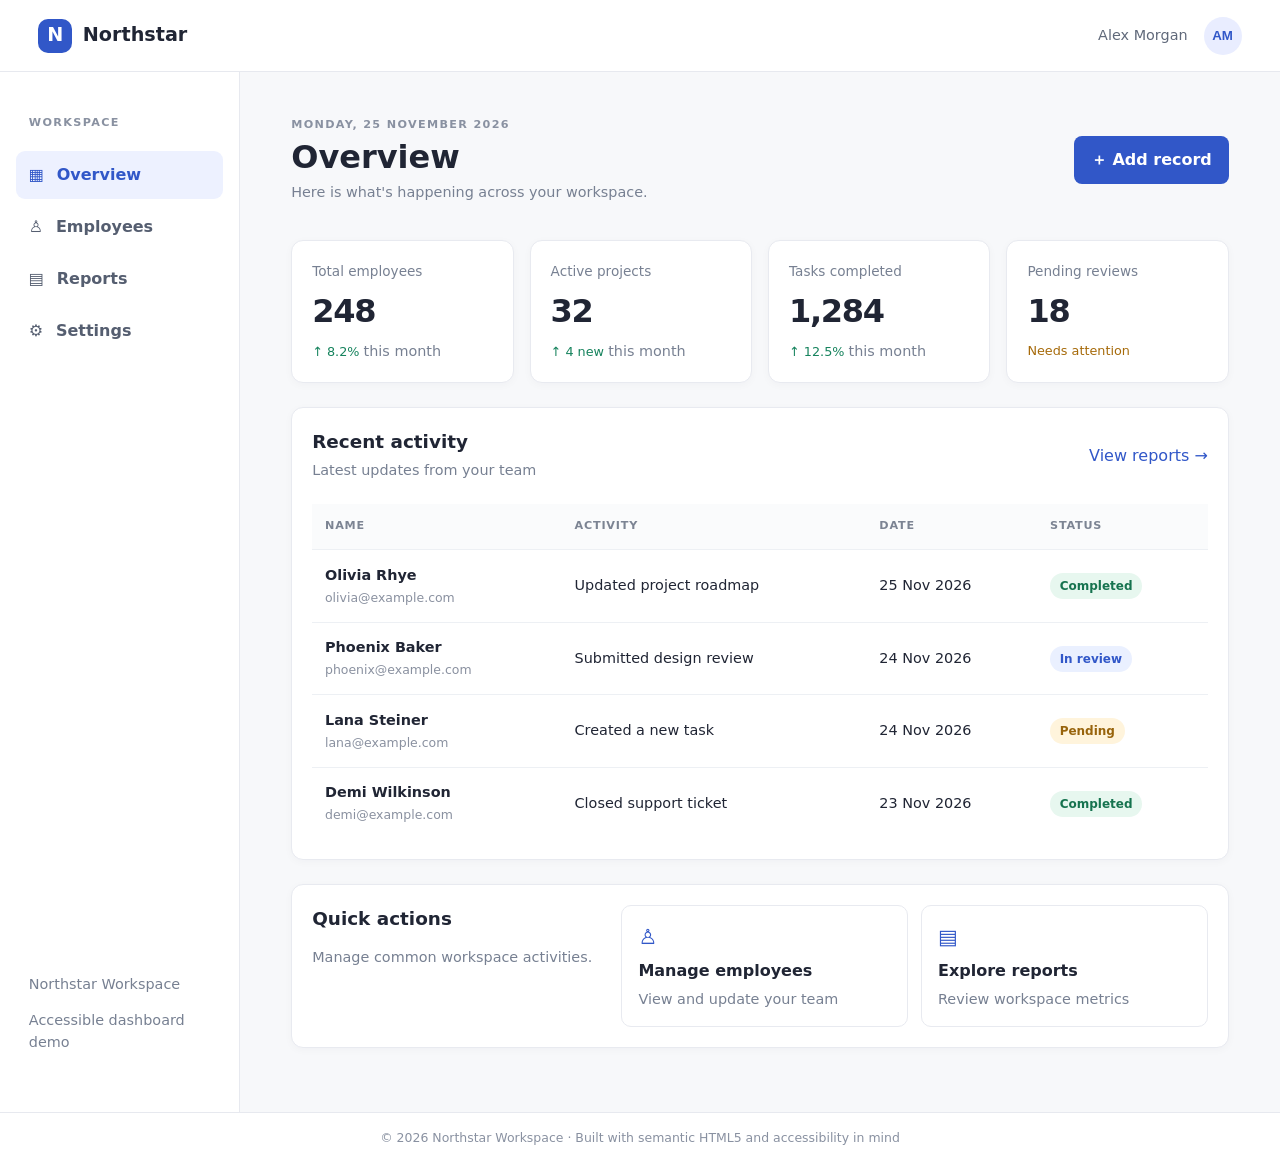
<file: index.html>
<!doctype html>
<html lang="en">
<head>
  <meta charset="utf-8">
  <meta name="viewport" content="width=device-width, initial-scale=1">
  <meta name="description" content="Accessible enterprise dashboard overview">
  <title>Overview | Northstar Dashboard</title>
  <link rel="stylesheet" href="css/styles.css">
  <script src="js/app.js" defer></script>
</head>
<body>
  <a class="skip-link" href="#main-content">Skip to main content</a>
  <header class="topbar">
    <a class="brand" href="index.html" aria-label="Northstar Dashboard home"><span class="brand-mark" aria-hidden="true">N</span> Northstar</a>
    <button class="menu-toggle" type="button" aria-controls="sidebar" aria-expanded="false">Menu</button>
    <div class="top-actions">
      <span class="user-name">Alex Morgan</span>
      <button class="avatar" type="button" aria-label="Open account menu">AM</button>
    </div>
  </header>
  <div class="app-shell">
    <aside class="sidebar" id="sidebar" aria-label="Main navigation">
      <p class="nav-heading">WORKSPACE</p>
      <nav>
        <ul>
          <li><a class="nav-link active" aria-current="page" href="index.html"><span aria-hidden="true">▦</span> Overview</a></li>
          <li><a class="nav-link" href="employees.html"><span aria-hidden="true">♙</span> Employees</a></li>
          <li><a class="nav-link" href="reports.html"><span aria-hidden="true">▤</span> Reports</a></li>
          <li><a class="nav-link" href="settings.html"><span aria-hidden="true">⚙</span> Settings</a></li>
        </ul>
      </nav>
      <div class="sidebar-bottom"><p class="muted">Northstar Workspace</p><p class="muted">Accessible dashboard demo</p></div>
    </aside>
    <main id="main-content" class="main-content">
      <div class="page-heading">
        <div><p class="eyebrow">MONDAY, 25 NOVEMBER 2026</p><h1>Overview</h1><p class="muted">Here is what's happening across your workspace.</p></div>
        <button class="button button-primary" type="button" data-open-modal="quick-add">＋ Add record</button>
      </div>
      <section class="stats-grid" aria-label="Workspace summary">
        <article class="stat-card"><p class="stat-label">Total employees</p><p class="stat-value">248</p><p class="stat-note positive">↑ 8.2% <span class="muted">this month</span></p></article>
        <article class="stat-card"><p class="stat-label">Active projects</p><p class="stat-value">32</p><p class="stat-note positive">↑ 4 new <span class="muted">this month</span></p></article>
        <article class="stat-card"><p class="stat-label">Tasks completed</p><p class="stat-value">1,284</p><p class="stat-note positive">↑ 12.5% <span class="muted">this month</span></p></article>
        <article class="stat-card"><p class="stat-label">Pending reviews</p><p class="stat-value">18</p><p class="stat-note warning">Needs attention</p></article>
      </section>
      <section class="panel" aria-labelledby="activity-title">
        <div class="panel-heading"><div><h2 id="activity-title">Recent activity</h2><p class="muted">Latest updates from your team</p></div><a href="reports.html">View reports <span aria-hidden="true">→</span></a></div>
        <div class="table-wrap">
          <table>
            <caption class="visually-hidden">Recent workspace activity, including person, activity, date, and status</caption>
            <thead><tr><th scope="col">NAME</th><th scope="col">ACTIVITY</th><th scope="col">DATE</th><th scope="col">STATUS</th></tr></thead>
            <tbody>
              <tr><td><strong>Olivia Rhye</strong><span class="cell-sub">olivia@example.com</span></td><td>Updated project roadmap</td><td>25 Nov 2026</td><td><span class="status status-green">Completed</span></td></tr>
              <tr><td><strong>Phoenix Baker</strong><span class="cell-sub">phoenix@example.com</span></td><td>Submitted design review</td><td>24 Nov 2026</td><td><span class="status status-blue">In review</span></td></tr>
              <tr><td><strong>Lana Steiner</strong><span class="cell-sub">lana@example.com</span></td><td>Created a new task</td><td>24 Nov 2026</td><td><span class="status status-yellow">Pending</span></td></tr>
              <tr><td><strong>Demi Wilkinson</strong><span class="cell-sub">demi@example.com</span></td><td>Closed support ticket</td><td>23 Nov 2026</td><td><span class="status status-green">Completed</span></td></tr>
            </tbody>
          </table>
        </div>
      </section>
      <section class="panel two-column" aria-labelledby="quick-title">
        <div><h2 id="quick-title">Quick actions</h2><p class="muted">Manage common workspace activities.</p></div>
        <div class="quick-actions"><a class="quick-card" href="employees.html"><span aria-hidden="true">♙</span><strong>Manage employees</strong><span class="muted">View and update your team</span></a><a class="quick-card" href="reports.html"><span aria-hidden="true">▤</span><strong>Explore reports</strong><span class="muted">Review workspace metrics</span></a></div>
      </section>
    </main>
  </div>
  <dialog class="modal" id="quick-add" aria-labelledby="modal-title">
    <form method="dialog" class="modal-card" id="quick-add-form">
      <div class="modal-heading"><div><p class="eyebrow">WORKSPACE</p><h2 id="modal-title">Add a record</h2></div><button class="icon-button" type="submit" aria-label="Close dialog">×</button></div>
      <p class="muted">Enter the details below to create a sample record.</p>
      <div class="form-field"><label for="record-name">Record name <span aria-hidden="true">*</span></label><input id="record-name" name="record-name" type="text" autocomplete="off" required minlength="2"></div>
      <div class="form-field"><label for="record-type">Record type</label><select id="record-type" name="record-type"><option>Task</option><option>Project</option><option>Employee</option></select></div>
      <div class="form-field"><label for="record-notes">Notes</label><textarea id="record-notes" name="record-notes" rows="3"></textarea></div>
      <p class="form-feedback" id="form-feedback" role="status" aria-live="polite"></p>
      <div class="modal-actions"><button class="button button-secondary" type="submit">Cancel</button><button class="button button-primary" id="save-record" type="button">Save record</button></div>
    </form>
  </dialog>
  <footer class="site-footer">© 2026 Northstar Workspace · Built with semantic HTML5 and accessibility in mind</footer>
</body>
</html>
</file>
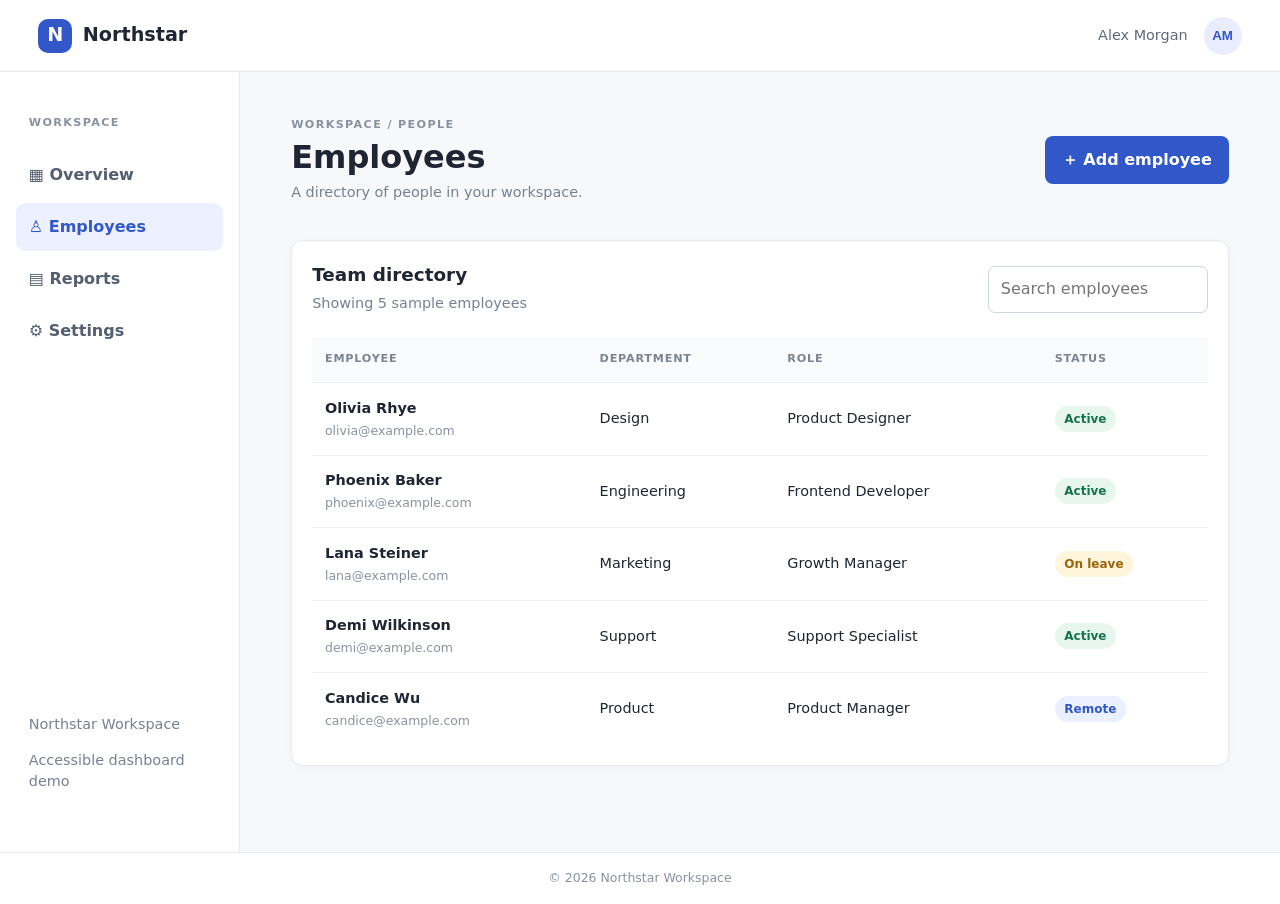
<file: employees.html>
<!doctype html>
<html lang="en">
<head><meta charset="utf-8"><meta name="viewport" content="width=device-width, initial-scale=1"><meta name="description" content="Manage workspace employees"><title>Employees | Northstar Dashboard</title><link rel="stylesheet" href="css/styles.css"><script src="js/app.js" defer></script></head>
<body><a class="skip-link" href="#main-content">Skip to main content</a><header class="topbar"><a class="brand" href="index.html"><span class="brand-mark" aria-hidden="true">N</span> Northstar</a><button class="menu-toggle" type="button" aria-controls="sidebar" aria-expanded="false">Menu</button><div class="top-actions"><span class="user-name">Alex Morgan</span><button class="avatar" type="button" aria-label="Open account menu">AM</button></div></header>
<div class="app-shell"><aside class="sidebar" id="sidebar" aria-label="Main navigation"><p class="nav-heading">WORKSPACE</p><nav><ul><li><a class="nav-link" href="index.html">▦ Overview</a></li><li><a class="nav-link active" aria-current="page" href="employees.html">♙ Employees</a></li><li><a class="nav-link" href="reports.html">▤ Reports</a></li><li><a class="nav-link" href="settings.html">⚙ Settings</a></li></ul></nav><div class="sidebar-bottom"><p class="muted">Northstar Workspace</p><p class="muted">Accessible dashboard demo</p></div></aside>
<main id="main-content" class="main-content"><div class="page-heading"><div><p class="eyebrow">WORKSPACE / PEOPLE</p><h1>Employees</h1><p class="muted">A directory of people in your workspace.</p></div><button class="button button-primary" type="button" data-open-modal="employee-modal">＋ Add employee</button></div>
<section class="panel"><div class="panel-heading"><div><h2>Team directory</h2><p class="muted">Showing 5 sample employees</p></div><div class="search-field"><label class="visually-hidden" for="employee-search">Search employees</label><input id="employee-search" type="search" placeholder="Search employees"></div></div><div class="table-wrap"><table id="employee-table"><caption class="visually-hidden">Employee directory with name, department, role, and status</caption><thead><tr><th scope="col">EMPLOYEE</th><th scope="col">DEPARTMENT</th><th scope="col">ROLE</th><th scope="col">STATUS</th></tr></thead><tbody><tr><td><strong>Olivia Rhye</strong><span class="cell-sub">olivia@example.com</span></td><td>Design</td><td>Product Designer</td><td><span class="status status-green">Active</span></td></tr><tr><td><strong>Phoenix Baker</strong><span class="cell-sub">phoenix@example.com</span></td><td>Engineering</td><td>Frontend Developer</td><td><span class="status status-green">Active</span></td></tr><tr><td><strong>Lana Steiner</strong><span class="cell-sub">lana@example.com</span></td><td>Marketing</td><td>Growth Manager</td><td><span class="status status-yellow">On leave</span></td></tr><tr><td><strong>Demi Wilkinson</strong><span class="cell-sub">demi@example.com</span></td><td>Support</td><td>Support Specialist</td><td><span class="status status-green">Active</span></td></tr><tr><td><strong>Candice Wu</strong><span class="cell-sub">candice@example.com</span></td><td>Product</td><td>Product Manager</td><td><span class="status status-blue">Remote</span></td></tr></tbody></table><p id="no-results" class="muted" hidden>No employees match your search.</p></div></section>
<dialog class="modal" id="employee-modal" aria-labelledby="employee-modal-title"><form method="dialog" class="modal-card"><div class="modal-heading"><h2 id="employee-modal-title">Add employee</h2><button class="icon-button" type="submit" aria-label="Close dialog">×</button></div><div class="form-field"><label for="employee-fullname">Full name <span aria-hidden="true">*</span></label><input id="employee-fullname" name="employee-fullname" required minlength="2"></div><div class="form-field"><label for="employee-email">Email address <span aria-hidden="true">*</span></label><input id="employee-email" name="employee-email" type="email" required autocomplete="email"></div><div class="form-field"><label for="employee-department">Department</label><select id="employee-department"><option>Engineering</option><option>Design</option><option>Marketing</option><option>Support</option><option>Product</option></select></div><div class="modal-actions"><button class="button button-secondary" type="submit">Cancel</button><button class="button button-primary" type="button" id="employee-save">Save employee</button></div><p id="employee-feedback" role="status" aria-live="polite"></p></form></dialog></main></div><footer class="site-footer">© 2026 Northstar Workspace</footer></body></html>
</file>
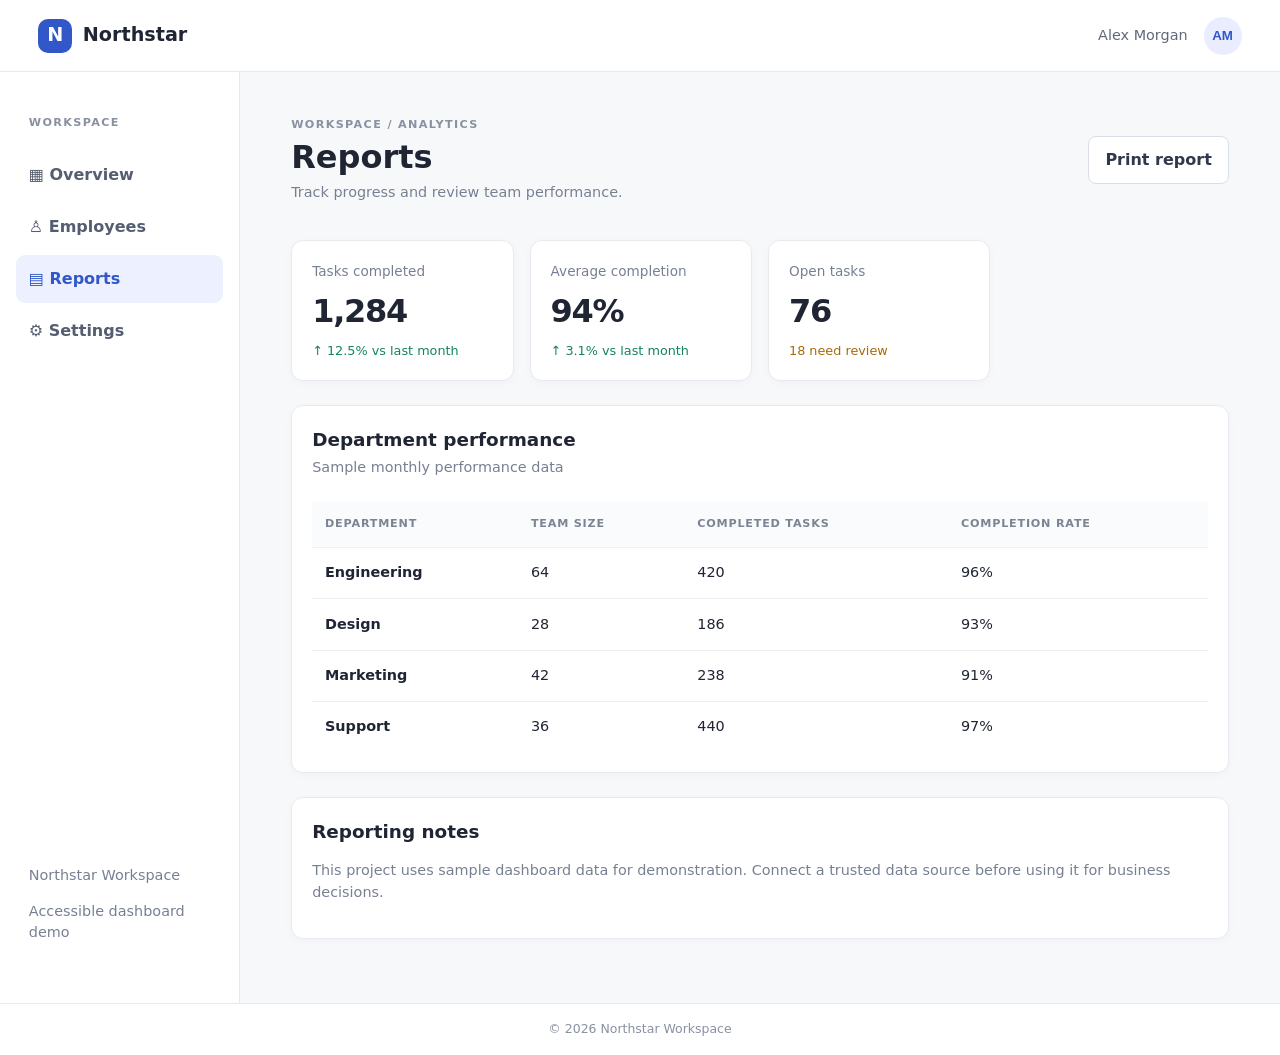
<file: reports.html>
<!doctype html>
<html lang="en">
<head><meta charset="utf-8"><meta name="viewport" content="width=device-width, initial-scale=1"><meta name="description" content="Workspace performance reports"><title>Reports | Northstar Dashboard</title><link rel="stylesheet" href="css/styles.css"><script src="js/app.js" defer></script></head>
<body><a class="skip-link" href="#main-content">Skip to main content</a><header class="topbar"><a class="brand" href="index.html"><span class="brand-mark" aria-hidden="true">N</span> Northstar</a><button class="menu-toggle" type="button" aria-controls="sidebar" aria-expanded="false">Menu</button><div class="top-actions"><span class="user-name">Alex Morgan</span><button class="avatar" type="button" aria-label="Open account menu">AM</button></div></header>
<div class="app-shell"><aside class="sidebar" id="sidebar" aria-label="Main navigation"><p class="nav-heading">WORKSPACE</p><nav><ul><li><a class="nav-link" href="index.html">▦ Overview</a></li><li><a class="nav-link" href="employees.html">♙ Employees</a></li><li><a class="nav-link active" aria-current="page" href="reports.html">▤ Reports</a></li><li><a class="nav-link" href="settings.html">⚙ Settings</a></li></ul></nav><div class="sidebar-bottom"><p class="muted">Northstar Workspace</p><p class="muted">Accessible dashboard demo</p></div></aside>
<main id="main-content" class="main-content"><div class="page-heading"><div><p class="eyebrow">WORKSPACE / ANALYTICS</p><h1>Reports</h1><p class="muted">Track progress and review team performance.</p></div><button class="button button-secondary" type="button" onclick="window.print()">Print report</button></div>
<section class="stats-grid" aria-label="Report summary"><article class="stat-card"><p class="stat-label">Tasks completed</p><p class="stat-value">1,284</p><p class="stat-note positive">↑ 12.5% vs last month</p></article><article class="stat-card"><p class="stat-label">Average completion</p><p class="stat-value">94%</p><p class="stat-note positive">↑ 3.1% vs last month</p></article><article class="stat-card"><p class="stat-label">Open tasks</p><p class="stat-value">76</p><p class="stat-note warning">18 need review</p></article></section>
<section class="panel" aria-labelledby="report-table-title"><div class="panel-heading"><div><h2 id="report-table-title">Department performance</h2><p class="muted">Sample monthly performance data</p></div></div><div class="table-wrap"><table><caption class="visually-hidden">Department performance with team size, completed tasks, and completion rate</caption><thead><tr><th scope="col">DEPARTMENT</th><th scope="col">TEAM SIZE</th><th scope="col">COMPLETED TASKS</th><th scope="col">COMPLETION RATE</th></tr></thead><tbody><tr><td><strong>Engineering</strong></td><td>64</td><td>420</td><td>96%</td></tr><tr><td><strong>Design</strong></td><td>28</td><td>186</td><td>93%</td></tr><tr><td><strong>Marketing</strong></td><td>42</td><td>238</td><td>91%</td></tr><tr><td><strong>Support</strong></td><td>36</td><td>440</td><td>97%</td></tr></tbody></table></div></section>
<section class="panel"><h2>Reporting notes</h2><p class="muted">This project uses sample dashboard data for demonstration. Connect a trusted data source before using it for business decisions.</p></section></main></div><footer class="site-footer">© 2026 Northstar Workspace</footer></body></html>
</file>
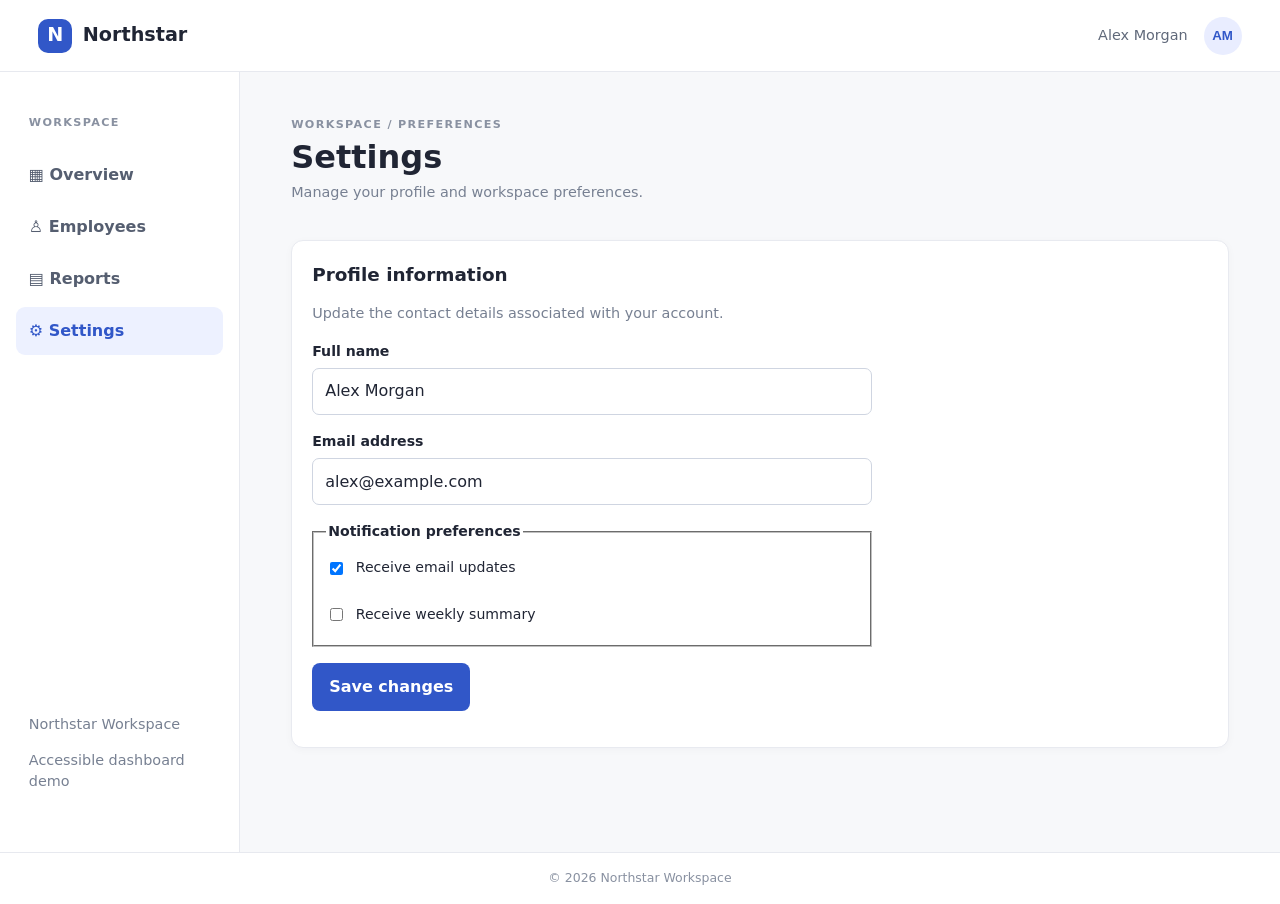
<file: settings.html>
<!doctype html>
<html lang="en">
<head><meta charset="utf-8"><meta name="viewport" content="width=device-width, initial-scale=1"><meta name="description" content="Workspace settings"><title>Settings | Northstar Dashboard</title><link rel="stylesheet" href="css/styles.css"><script src="js/app.js" defer></script></head>
<body><a class="skip-link" href="#main-content">Skip to main content</a><header class="topbar"><a class="brand" href="index.html"><span class="brand-mark" aria-hidden="true">N</span> Northstar</a><button class="menu-toggle" type="button" aria-controls="sidebar" aria-expanded="false">Menu</button><div class="top-actions"><span class="user-name">Alex Morgan</span><button class="avatar" type="button" aria-label="Open account menu">AM</button></div></header>
<div class="app-shell"><aside class="sidebar" id="sidebar" aria-label="Main navigation"><p class="nav-heading">WORKSPACE</p><nav><ul><li><a class="nav-link" href="index.html">▦ Overview</a></li><li><a class="nav-link" href="employees.html">♙ Employees</a></li><li><a class="nav-link" href="reports.html">▤ Reports</a></li><li><a class="nav-link active" aria-current="page" href="settings.html">⚙ Settings</a></li></ul></nav><div class="sidebar-bottom"><p class="muted">Northstar Workspace</p><p class="muted">Accessible dashboard demo</p></div></aside>
<main id="main-content" class="main-content"><div class="page-heading"><div><p class="eyebrow">WORKSPACE / PREFERENCES</p><h1>Settings</h1><p class="muted">Manage your profile and workspace preferences.</p></div></div>
<section class="panel"><h2>Profile information</h2><p class="muted">Update the contact details associated with your account.</p><form id="settings-form" class="settings-form"><div class="form-field"><label for="full-name">Full name</label><input id="full-name" name="full-name" value="Alex Morgan" autocomplete="name" required></div><div class="form-field"><label for="email-address">Email address</label><input id="email-address" name="email-address" type="email" value="alex@example.com" autocomplete="email" required></div><fieldset class="form-field"><legend>Notification preferences</legend><label class="check-label"><input type="checkbox" name="email-updates" checked> Receive email updates</label><label class="check-label"><input type="checkbox" name="weekly-summary"> Receive weekly summary</label></fieldset><button class="button button-primary" type="submit">Save changes</button><p id="settings-feedback" role="status" aria-live="polite"></p></form></section></main></div><footer class="site-footer">© 2026 Northstar Workspace</footer></body></html>
</file>
<file: css/styles.css>
*{box-sizing:border-box}html{color-scheme:light;scroll-behavior:smooth}body{margin:0;background:#f7f8fa;color:#202534;font:16px/1.5 Inter,ui-sans-serif,system-ui,-apple-system,BlinkMacSystemFont,"Segoe UI",sans-serif}a{color:#3157c8;text-decoration:none}a:hover{text-decoration:underline}a:focus-visible,button:focus-visible,input:focus-visible,select:focus-visible,textarea:focus-visible{outline:3px solid #f0b429;outline-offset:3px}.skip-link{position:absolute;left:1rem;top:-5rem;background:#fff;padding:.75rem 1rem;z-index:20;border:2px solid #3157c8}.skip-link:focus{top:1rem}.topbar{height:72px;background:#fff;border-bottom:1px solid #e7e9ef;display:flex;align-items:center;justify-content:space-between;padding:0 3%;position:sticky;top:0;z-index:5}.brand{font-size:1.2rem;font-weight:800;color:#202534;display:flex;align-items:center;gap:.65rem}.brand:hover{text-decoration:none}.brand-mark{display:grid;place-items:center;width:34px;height:34px;border-radius:10px;background:#3157c8;color:#fff}.top-actions{display:flex;align-items:center;gap:1rem}.user-name{font-size:.9rem;color:#60697a}.avatar{width:38px;height:38px;border:0;border-radius:50%;background:#e9edff;color:#3157c8;font-weight:700}.menu-toggle{display:none}.app-shell{display:flex;min-height:calc(100vh - 120px)}.sidebar{width:240px;background:#fff;border-right:1px solid #e7e9ef;padding:2rem 1rem;display:flex;flex-direction:column;flex-shrink:0}.nav-heading,.eyebrow{font-size:.7rem;letter-spacing:.12em;font-weight:800;color:#8991a1}.nav-heading{padding:0 .8rem}.sidebar ul{list-style:none;padding:0;margin:.5rem 0}.sidebar li{margin:.25rem 0}.nav-link{display:flex;gap:.8rem;align-items:center;padding:.75rem .8rem;border-radius:9px;color:#555e70;font-weight:600}.nav-link.active{background:#edf1ff;color:#3157c8}.sidebar-bottom{margin-top:auto;padding:.8rem}.main-content{width:min(1200px,100%);padding:2.5rem clamp(1rem,4vw,3.5rem);margin:0 auto}.page-heading{display:flex;align-items:center;justify-content:space-between;gap:1rem;margin-bottom:2rem}.page-heading h1{font-size:2rem;line-height:1.2;margin:.25rem 0}.page-heading p{margin:.3rem 0}.muted{color:#778092;font-size:.9rem}.button{border:1px solid transparent;border-radius:8px;padding:.7rem 1rem;font:inherit;font-weight:700;cursor:pointer}.button-primary{background:#3157c8;color:#fff}.button-primary:hover{background:#2445a9}.button-secondary{background:#fff;border-color:#d9deea;color:#30394b}.stats-grid{display:grid;grid-template-columns:repeat(4,minmax(0,1fr));gap:1rem;margin-bottom:1.5rem}.stat-card,.panel{background:#fff;border:1px solid #e8eaf0;border-radius:12px;padding:1.25rem;box-shadow:0 2px 8px #20253408}.stat-label{font-size:.85rem;color:#778092;margin:0}.stat-value{font-size:2rem;font-weight:800;letter-spacing:-.04em;margin:.35rem 0}.stat-note{font-size:.8rem;margin:0}.positive{color:#16835d}.warning{color:#a66a0a}.panel{margin-bottom:1.5rem}.panel h2{font-size:1.15rem;margin:0 0 .25rem}.panel-heading{display:flex;align-items:center;justify-content:space-between;gap:1rem;margin-bottom:1.2rem}.panel-heading p{margin:.2rem 0}.table-wrap{overflow-x:auto}table{width:100%;border-collapse:collapse;text-align:left;min-width:620px}th{font-size:.7rem;letter-spacing:.07em;color:#7c8493;font-weight:800;background:#fafbfc}th,td{padding:.9rem .8rem;border-bottom:1px solid #edf0f4}td{font-size:.9rem}tbody tr:last-child td{border-bottom:0}.cell-sub{display:block;color:#8a91a0;font-size:.78rem;margin-top:.15rem}.status{display:inline-block;border-radius:30px;padding:.25rem .6rem;font-size:.75rem;font-weight:700}.status-green{background:#e7f7ef;color:#16734f}.status-blue{background:#eaf0ff;color:#3157c8}.status-yellow{background:#fff4dc;color:#98640c}.two-column{display:grid;grid-template-columns:1fr 2fr;gap:1rem}.quick-actions{display:grid;grid-template-columns:1fr 1fr;gap:.8rem}.quick-card{border:1px solid #e8eaf0;border-radius:10px;padding:1rem;display:flex;flex-direction:column;gap:.35rem;color:#202534}.quick-card>span:first-child{font-size:1.3rem;color:#3157c8}.quick-card:hover{background:#fafbff;text-decoration:none}.search-field input,input,select,textarea{font:inherit;border:1px solid #cfd5e1;border-radius:7px;padding:.65rem .75rem;background:#fff;color:#202534;width:100%}.search-field input{width:220px}.form-field{display:flex;flex-direction:column;gap:.4rem;margin:1rem 0}.form-field label,.form-field legend{font-weight:700;font-size:.88rem}.form-field fieldset{border:0;padding:0}.check-label{display:flex!important;flex-direction:row;align-items:center;font-weight:400!important;gap:.6rem;margin:.6rem 0}.check-label input{width:auto}.settings-form{max-width:560px}.modal{border:0;border-radius:14px;padding:0;width:min(520px,calc(100% - 2rem));box-shadow:0 20px 60px #10182840}.modal::backdrop{background:#17203380}.modal-card{padding:1.5rem}.modal-heading,.modal-actions{display:flex;justify-content:space-between;align-items:center;gap:1rem}.modal-heading h2{margin:0}.icon-button{border:0;background:#f1f3f7;border-radius:7px;font-size:1.5rem;width:36px;height:36px;cursor:pointer}.modal-actions{justify-content:flex-end;margin-top:1.2rem}.form-feedback{color:#16734f;min-height:1.2rem}.visually-hidden{position:absolute;width:1px;height:1px;padding:0;margin:-1px;overflow:hidden;clip:rect(0,0,0,0);white-space:nowrap;border:0}.site-footer{background:#fff;border-top:1px solid #e7e9ef;padding:1rem 3%;text-align:center;color:#8991a1;font-size:.78rem}@media(max-width:900px){.stats-grid{grid-template-columns:repeat(2,minmax(0,1fr))}.sidebar{width:210px}.two-column{grid-template-columns:1fr}}@media(max-width:650px){.topbar{height:64px}.menu-toggle{display:block;border:1px solid #d9deea;background:#fff;border-radius:7px;padding:.5rem .75rem}.top-actions .user-name{display:none}.app-shell{display:block}.sidebar{display:none;width:100%;border-right:0;border-bottom:1px solid #e7e9ef;padding:1rem}.sidebar.open{display:block}.sidebar-bottom{display:none}.main-content{padding:1.5rem 1rem}.page-heading{align-items:flex-start;flex-direction:column}.stats-grid{grid-template-columns:1fr 1fr;gap:.65rem}.stat-card{padding:1rem}.stat-value{font-size:1.6rem}.panel{padding:1rem}.panel-heading{align-items:flex-start;flex-direction:column}.search-field,.search-field input{width:100%}.quick-actions{grid-template-columns:1fr}}@media(prefers-reduced-motion:reduce){html{scroll-behavior:auto}*,*::before,*::after{animation-duration:.01ms!important;transition-duration:.01ms!important}}
</file>
